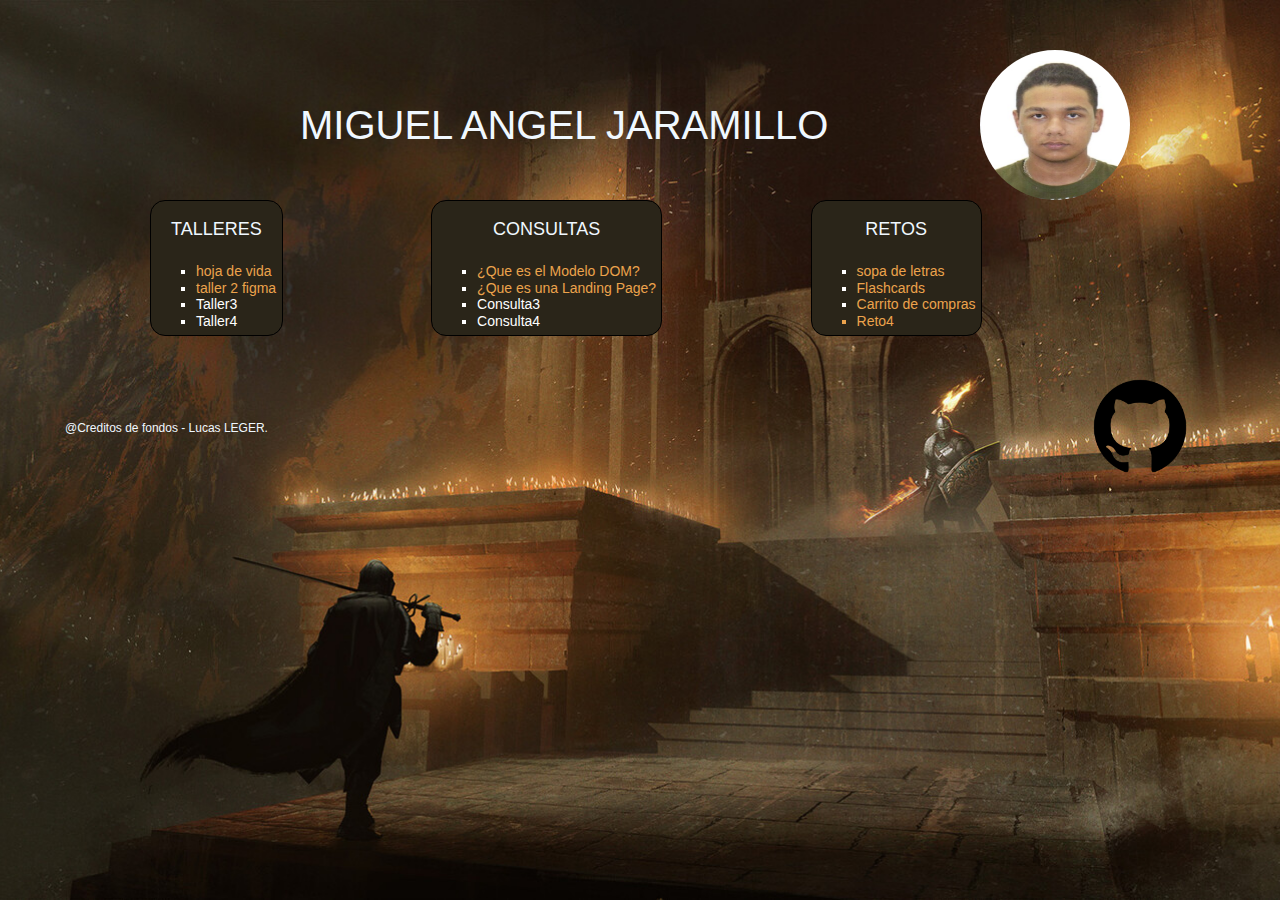
<file: portafolio/index.html>
<!DOCTYPE html>
<html lang="en">
<head>
    <meta charset="UTF-8">
    <meta http-equiv="X-UA-Compatible" content="IE=edge">
    <meta name="viewport" content="width=device-width, initial-scale=1.0">
    <title>Portafolio</title>
    <link rel="stylesheet" href="estilo.css">
<body>
    <section>
        <header>
            <div>
                <p>MIGUEL ANGEL JARAMILLO </p>
            </div>
            <img src="FOTO.jpg" alt="" width="150 px" height="150 px">
        </header>
    </section>
</head>
<section class="content">
    <article>
        <div class="container">
            <p>TALLERES</p>
        </div>
        <ul>
            <li><a href="https://majaramillom.neocities.org/HV/Hv.html" >hoja de vida</a></li>
            <li><a href="https://www.figma.com/file/vZyQsS4EwVDvneF2A0AqwP/hoja-de-vida?node-id=1%3A4" target="_blank">taller 2 figma</a></li>
            <li>Taller3</li>
            <li>Taller4</li>
        </ul>
    </article>
    <article>
        <div class="container">
            <p>CONSULTAS</p>
        </div>
        <ul>
            <li> <a href="https://majaramillom.neocities.org/DOM/DOM.HTML">¿Que es el Modelo DOM?</a></li>
            <li> <a href="https://majaramillom.neocities.org/Landing%20page/landingpage.html">¿Que es una Landing Page?</a></li>
            <li>Consulta3</li>
            <li>Consulta4</li>
        </ul>
        
    </article>
    <article>
        <div class="container">
            <p>RETOS</p>
        </div>
        <ul>
            <li><a href="https://majaramillom.neocities.org/sopa/sopaletras.html" >sopa de letras</a></li>
            <li><a href="https://majaramillom.neocities.org/flashcards/flashcars.html" >Flashcards</a></li>
            <li><a href="https://majaramillom.neocities.org/carrito/carrito.html" >Carrito de compras</li>
            <li>Reto4</li>
        </ul>
        
    </article>
</section>
<section class="footer">
    <footer>
        <div class="footer-content">
            <p>@Creditos de fondos - Lucas LEGER.</p>
            
            <span>
                <a href="https://github.com/Dharko/programacion-movil">
                <img src="github.png" alt="Github" height ="150" width = "150"></a>
            </span>
        </div>
    </footer>
</section>

</body>
    
</body>
</html>
</file>
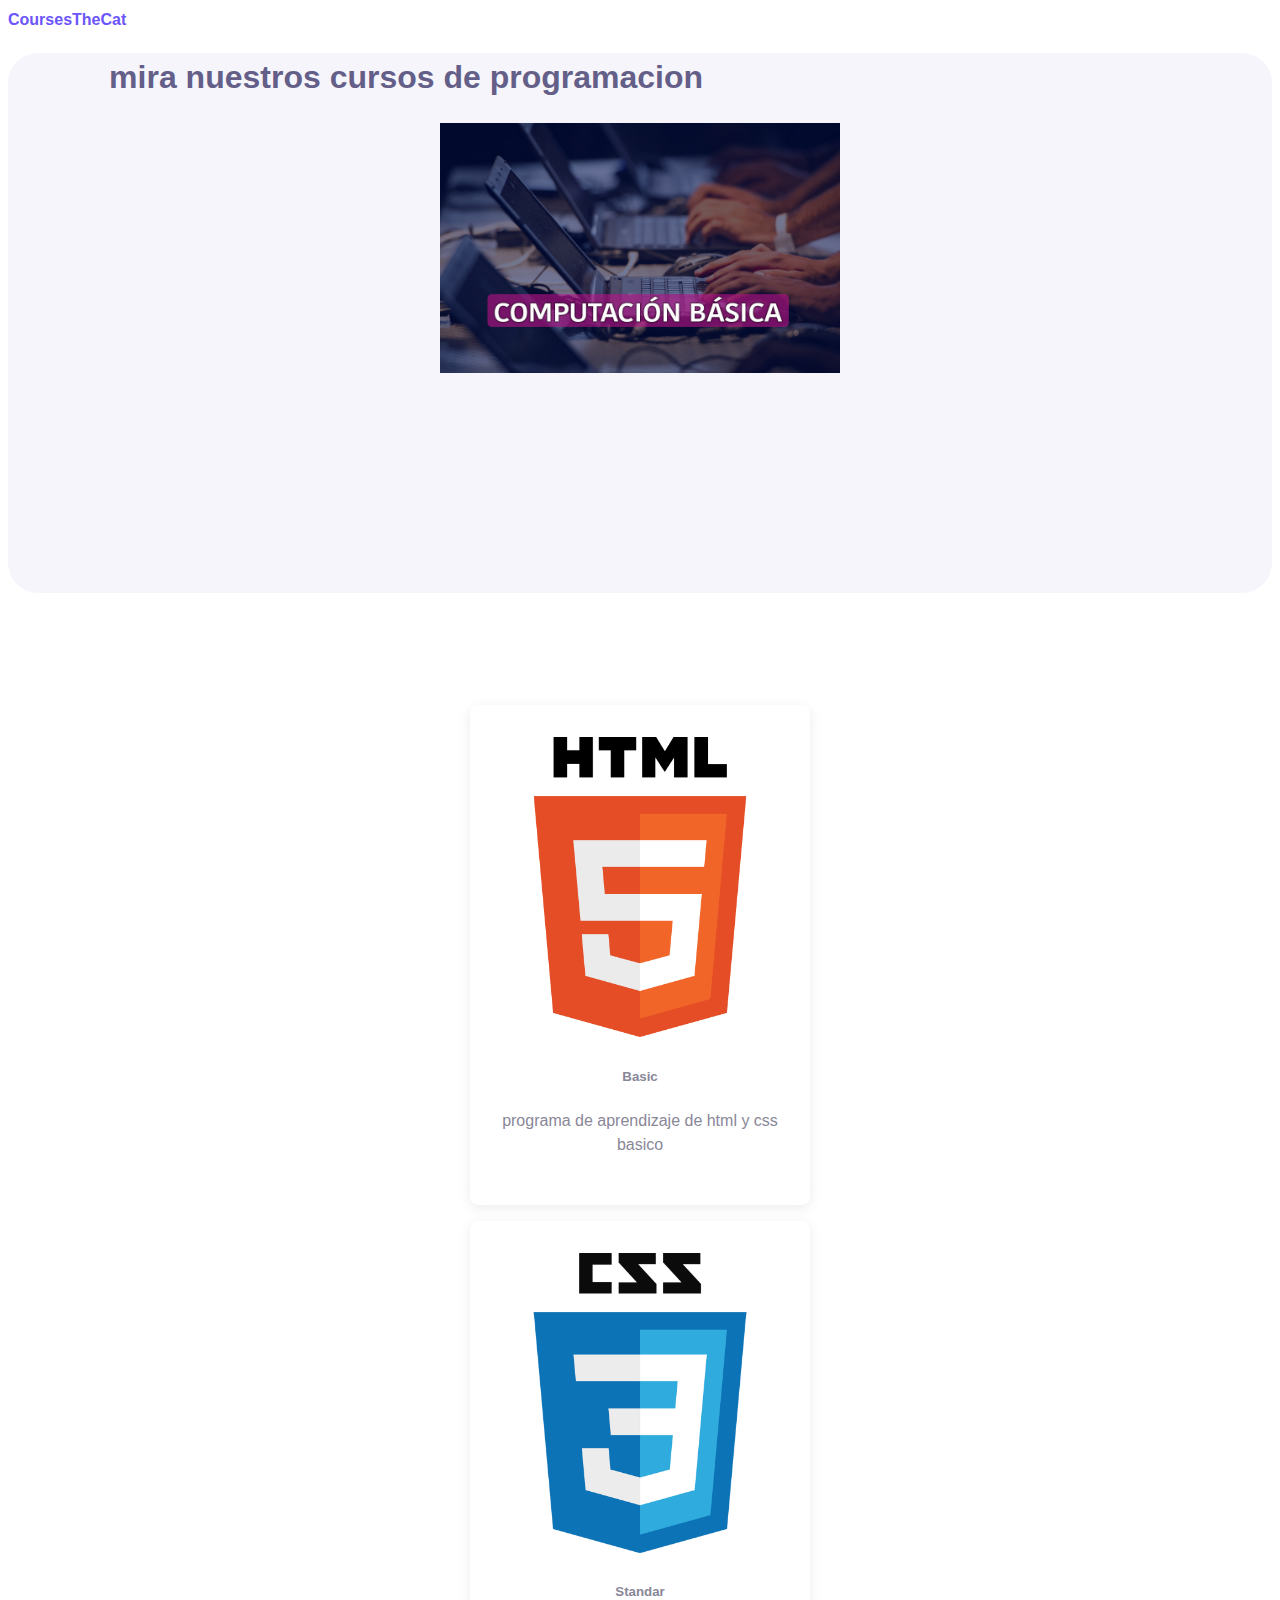
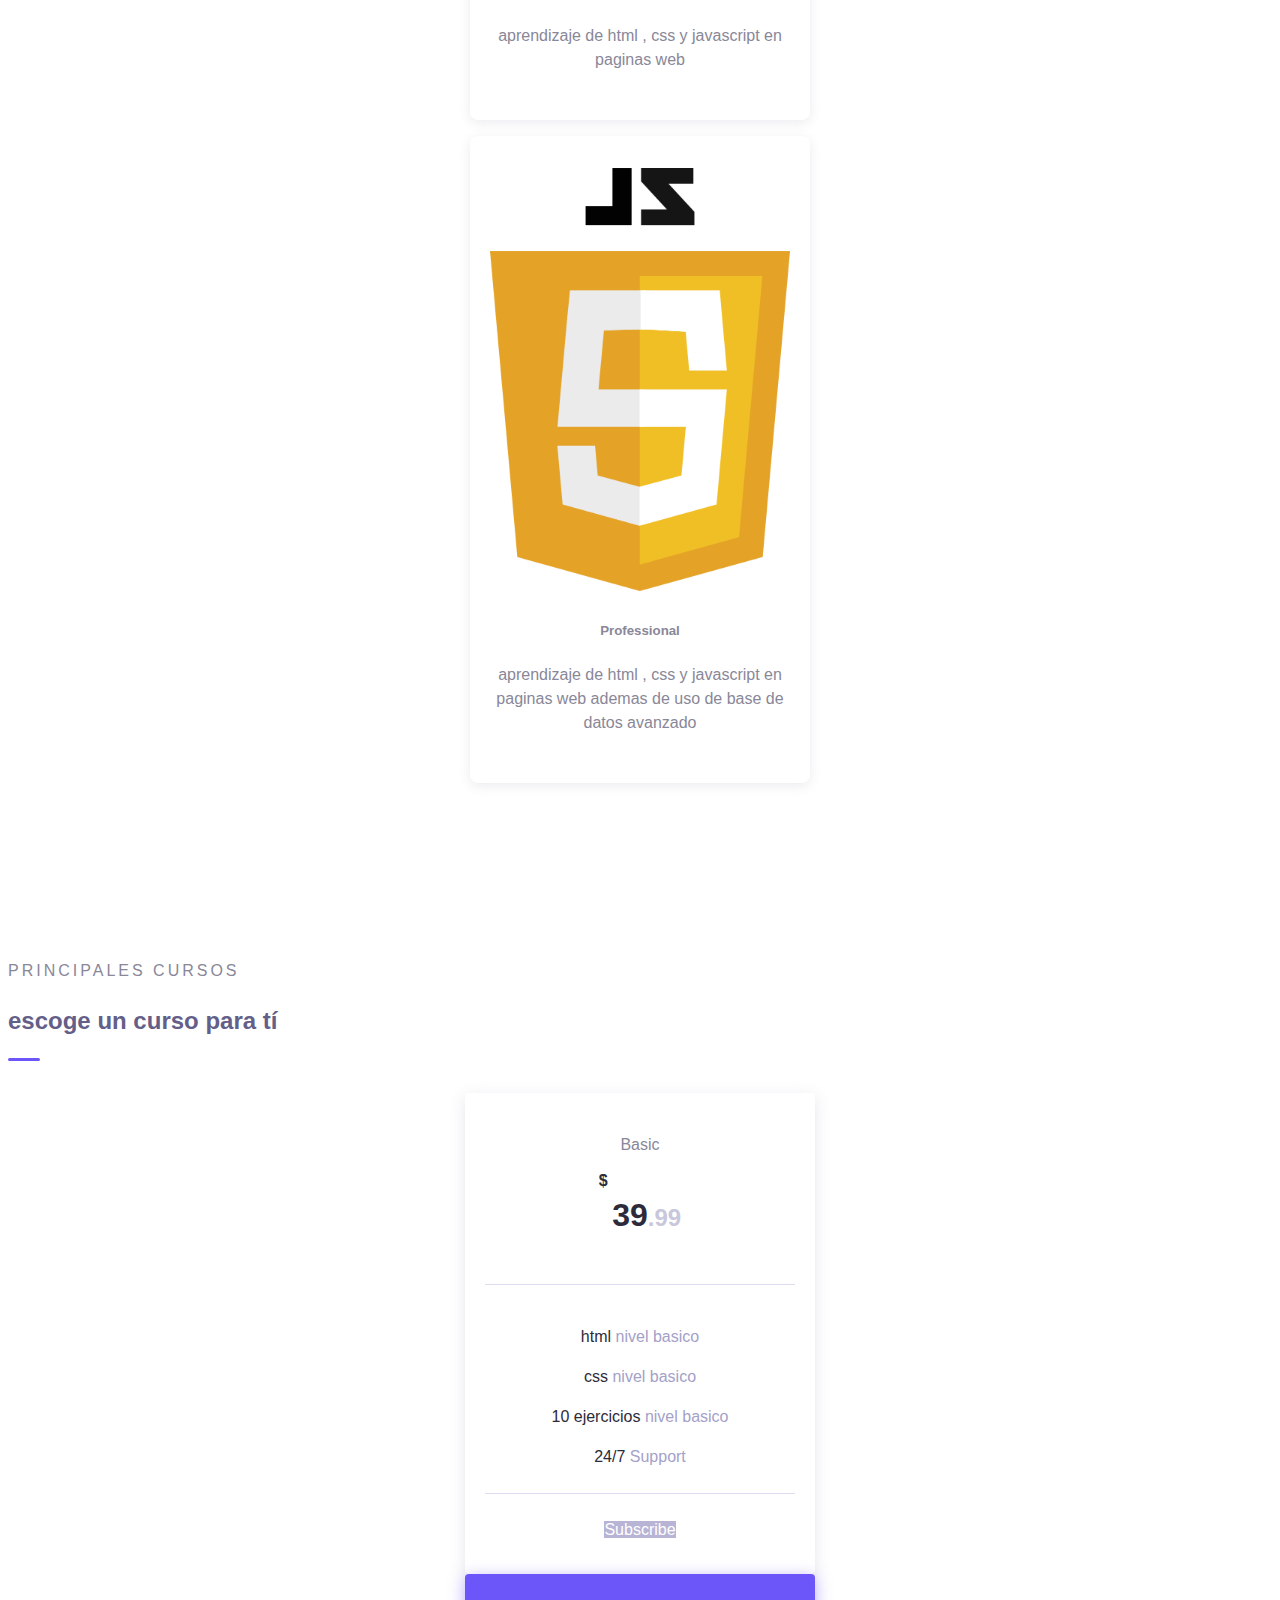
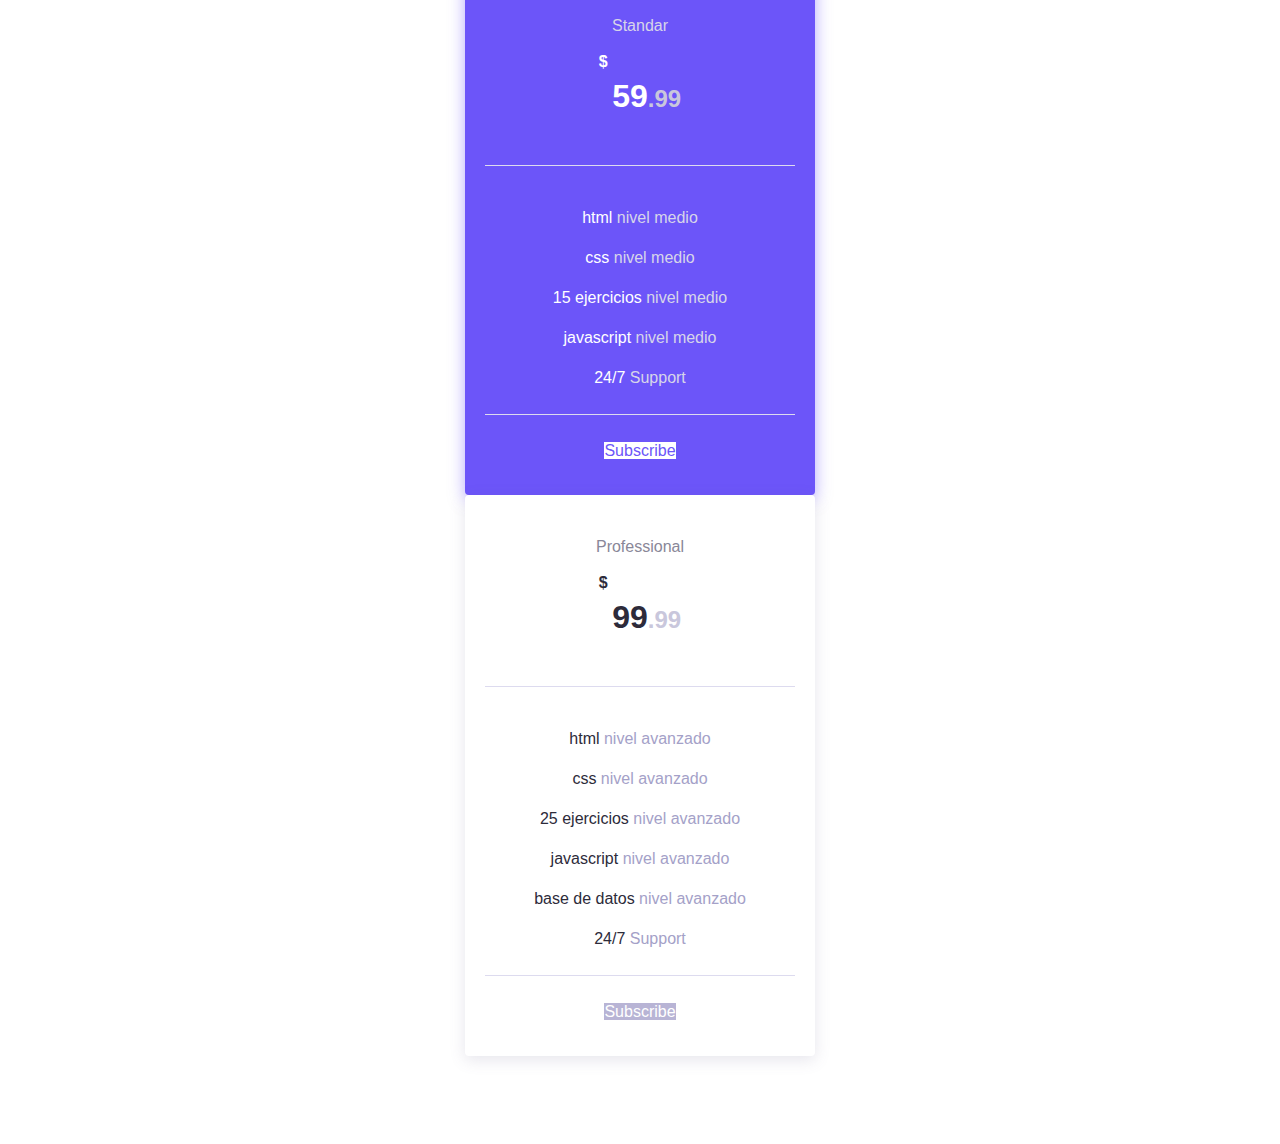
<file: carrito/carrito.html>
<!DOCTYPE html>
<html lang="en">
<head>
  <meta charset="UTF-8">
  <meta name="viewport" content="width=device-width, initial-scale=1.0">

  <meta http-equiv="X-UA-Compatible" content="ie=edge">

  <meta name="copyright" content="MACode ID, https://macodeid.com/">

  <title>courses the cat</title>


  <link rel="stylesheet" href="carrito.css">

</head>
<body>

  <!-- Back to top button -->
  <div class="back-to-top"></div>

  <header>
    <nav class="navbar navbar-expand-lg navbar-light bg-white sticky" data-offset="500">
      <div class="container">
        <a href="#" class="navbar-brand">Courses<span class="text-primary">TheCat</span></a>


      

    <div class="container">
      <div class="page-banner home-banner">
        <div class="row align-items-center flex-wrap-reverse h-100">
          <div >
            <h1 >mira nuestros cursos de programacion</h1>
          
            
          </div>
          <div class="col-md-6 py-5 wow zoomIn">
            <div class="img-fluid text-center">
              <img src="computacion.jpg" alt="" class="img">
            </div>
          </div>
        </div>
        
      </div>
    </div>
  </header>

  <div class="page-section">
    <div class="container">
      <div class="row">
        <div class="col-lg-4">
          <div class="card-service wow fadeInUp">
            <div class="header">
              <img src="pngwing.com (7).png" alt="">
            </div>
            <div class="body">
              <h5 class="text-secondary">Basic</h5>
              <p>programa de aprendizaje de html y css basico</p>
              
            </div>
          </div>
        </div>
        <div class="col-lg-4">
          <div class="card-service wow fadeInUp">
            <div class="header">
              <img src="pngwing.com (8).png" alt="">
            </div>
            <div class="body">
              <h5 class="text-secondary">Standar</h5>
              <p>aprendizaje de html , css y javascript en paginas web</p>
              
            </div>
          </div>
        </div>
        <div class="col-lg-4">
          <div class="card-service wow fadeInUp">
            <div class="header">
              <img src="pngwing.com (9).png" alt="">
            </div>
            <div class="body">
              <h5 class="text-secondary">Professional</h5>
              <p>aprendizaje de html , css y javascript en paginas web ademas de uso de base de datos avanzado</p>
              
            </div>
          </div>
        </div>
      </div>
    </div> <!-- .container -->
  </div> <!-- .page-section -->

  
        

  

  <div class="page-section">
    <div class="container">
      <div class="text-center wow fadeInUp">
        <div class="subhead">Principales cursos</div>
        <h2 class="title-section">escoge un curso para tí</h2>
        <div class="divider mx-auto"></div>
      </div>
      <div class="row mt-5">
        <div class="col-lg-4 py-3 wow zoomIn">
          <div class="card-pricing">
            <div class="header">
              <div class="pricing-type">Basic</div>
              <div class="price">
                <span class="dollar">$</span>
                <h1>39<span class="suffix">.99</span></h1>
              </div>
              
            </div>
            <div class="body">
                <p>html<span class="suffix"> nivel basico </span></p>
                <p>css <span class="suffix"> nivel basico</span></p>
                <p>10 ejercicios <span class="suffix"> nivel basico</span></p>
                
                <p>24/7 <span class="suffix">Support</span></p>
            </div>
            <div class="footer">
              <a href="#" class="btn btn-pricing btn-block">Subscribe</a>
            </div>
          </div>
        </div>

        <div class="col-lg-4 py-3 wow zoomIn">
          <div class="card-pricing marked">
            <div class="header">
              <div class="pricing-type">Standar</div>
              <div class="price">
                <span class="dollar">$</span>
                <h1>59<span class="suffix">.99</span></h1>
              </div>
              
            </div>
            <div class="body">
              <p>html<span class="suffix"> nivel medio </span></p>
              <p>css <span class="suffix"> nivel medio</span></p>
              <p>15 ejercicios <span class="suffix"> nivel medio</span></p>
              <p>javascript<span class="suffix"> nivel medio</span></p>
              <p>24/7 <span class="suffix">Support</span></p>
            </div>
            <div class="footer">
              <a href="#" class="btn btn-pricing btn-block">Subscribe</a>
            </div>
          </div>
        </div>

        <div class="col-lg-4 py-3 wow zoomIn">
          <div class="card-pricing">
            <div class="header">
              <div class="pricing-type">Professional</div>
              <div class="price">
                <span class="dollar">$</span>
                <h1>99<span class="suffix">.99</span></h1>
              </div>
             
            </div>
            <div class="body">
                <p>html<span class="suffix"> nivel avanzado </span></p>
                <p>css <span class="suffix"> nivel avanzado</span></p>
                <p>25 ejercicios <span class="suffix"> nivel avanzado</span></p>
                <p>javascript<span class="suffix"> nivel avanzado</span></p>
                <p>base de datos<span class="suffix"> nivel avanzado</span></p>
                <p>24/7 <span class="suffix">Support</span></p>
            </div>
            <div class="footer">
              <a href="#" class="btn btn-pricing btn-block">Subscribe</a>
            </div>
          </div>
        </div>

      </div>
    </div> <!-- .container -->
  </div> <!-- .page-section -->

  

      
    </div>
  </footer>


  
</body>
</html>
</file>
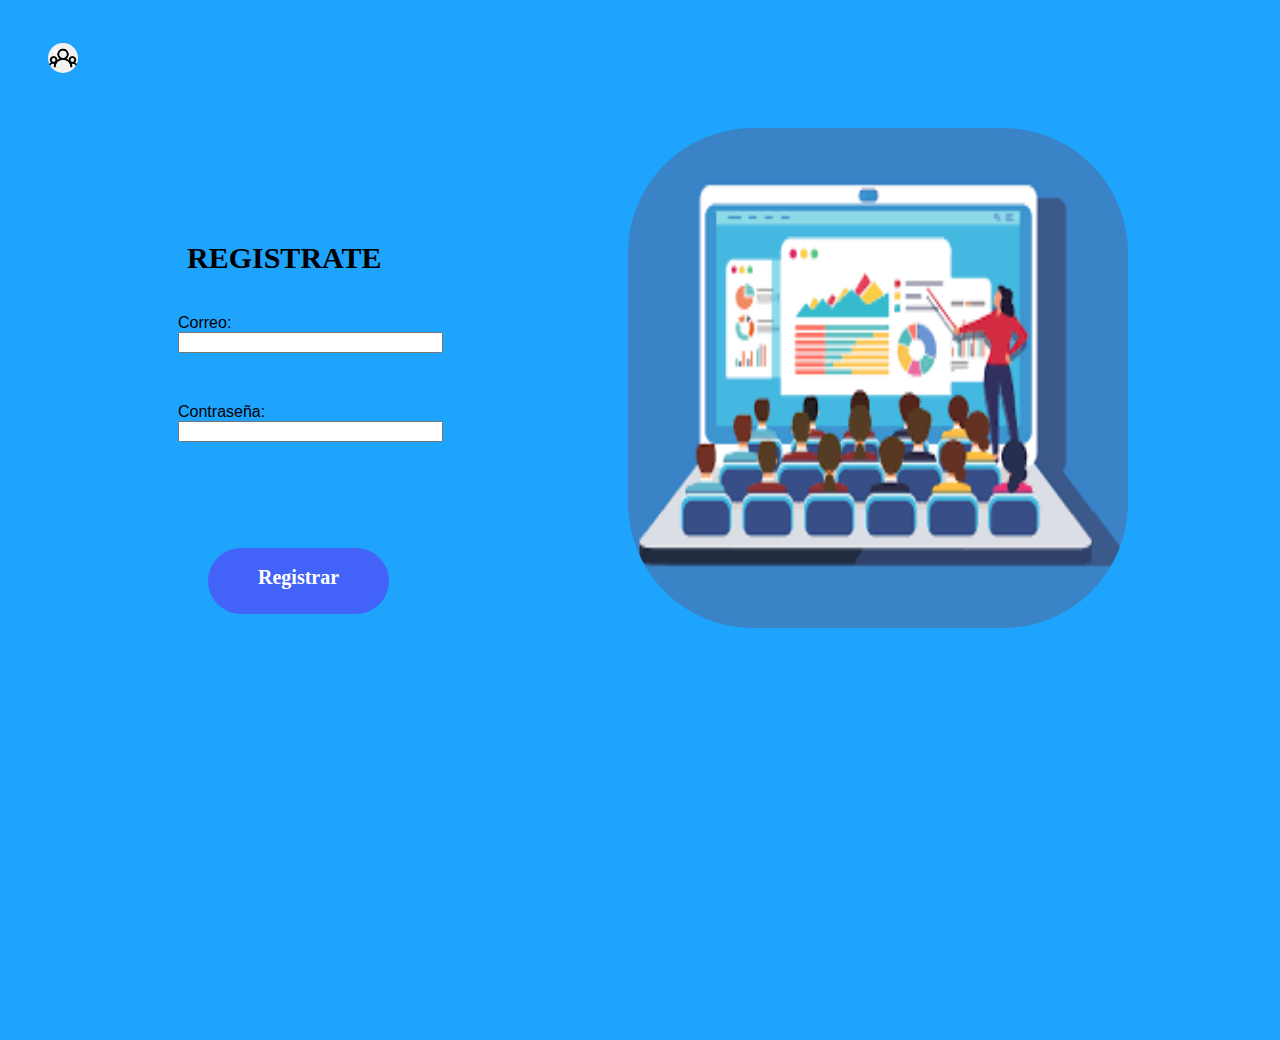
<file: conferencia/registro.html>
<!DOCTYPE html>
<html lang="es">
<head>
    <meta charset="UTF-8">
    <meta http-equiv="X-UA-Compatible" content="IE=edge">
    <meta name="viewport" content="width=device-width, initial-scale=1.0">
    <title>Registrar</title>
    <link rel="stylesheet" href="css2.css">
</head>
<body>

    <header>
        <section >
            <a href="index.html"><img class="regresar" src="conference.png" alt="Regresar"></a> 
        
       
    </header>

    <article class="t1">REGISTRATE</article>
    <img class="foto1" src="images.png" alt="Foto1">
        <section class="ini">
            <a href=""><h2  >Registrar</h2></a>
        </section>
        <section class="formulario1">
          <p>Correo: <br> <input type="email" name="Correo" size="30px" /></p> 
        </section>
   
        <br>
        <section class="formulario2">

            <p>Contraseña: <br> <input type="password" name="Nombre" size="30px" /></p>
        </section>
</file>
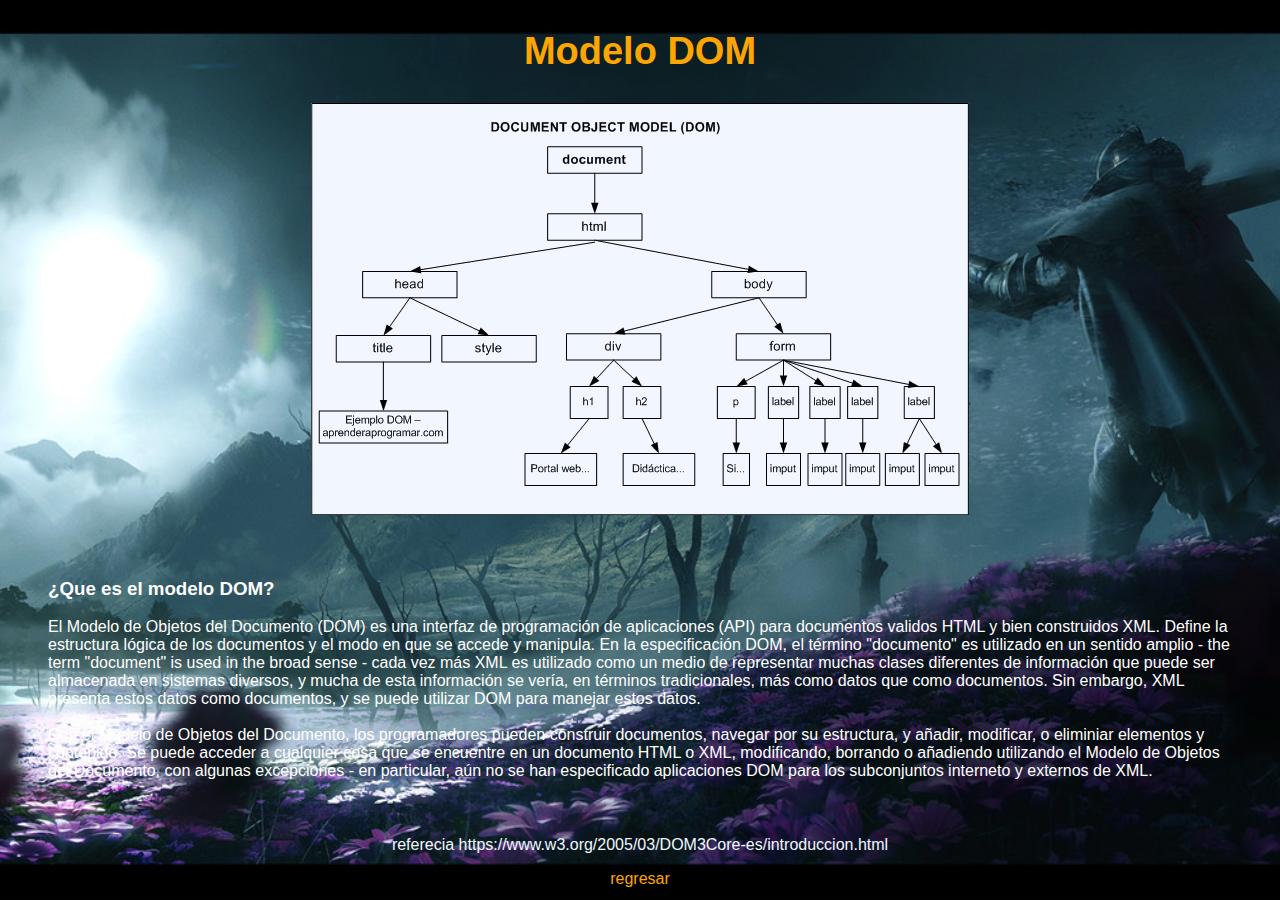
<file: DOM/DOM.HTML>
<!DOCTYPE html>
<html lang="en">

<head>
    <meta charset="UTF-8">
    <meta http-equiv="X-UA-Compatible" content="IE=edge">
    <meta name="viewport" content="width=device-width, initial-scale=1.0">
    <title>Modelo DOM</title>
    <link rel="stylesheet" href="consultas.css">
</head>

<body>
    <header>
        <h1>
            Modelo DOM
        </h1>
    </header> 
    <img src="dom.png" alt="ModeloDom">
    <div class="container">
        <h3>¿Que es el modelo DOM?</h3>
        <p>El Modelo de Objetos del Documento (DOM) es una interfaz de programación de aplicaciones (API) para
            documentos validos HTML y bien construidos XML. Define la estructura lógica de los documentos y el modo en
            que se accede y manipula. En la especificación DOM, el término "documento" es utilizado en un sentido amplio
            - the term "document" is used in the broad sense - cada vez más XML es utilizado como un medio de
            representar muchas clases diferentes de información que puede ser almacenada en sistemas diversos, y mucha
            de esta información se vería, en términos tradicionales, más como datos que como documentos. Sin embargo,
            XML presenta estos datos como documentos, y se puede utilizar DOM para manejar estos datos.<br><br>

            Con el Modelo de Objetos del Documento, los programadores pueden construir documentos, navegar por su
            estructura, y añadir, modificar, o eliminiar elementos y contenido. Se puede acceder a cualquier cosa que se
            encuentre en un documento HTML o XML, modificando, borrando o añadiendo utilizando el Modelo de Objetos del
            Documento, con algunas excepciones - en particular, aún no se han especificado aplicaciones DOM para los
            subconjuntos interneto y externos de XML.</p>


  
    </div>

   <footer>
       <p>referecia https://www.w3.org/2005/03/DOM3Core-es/introduccion.html</p>
       <a href="https://majaramillom.neocities.org">regresar</a>
 
   </footer>

  


</body>

</html>
</file>
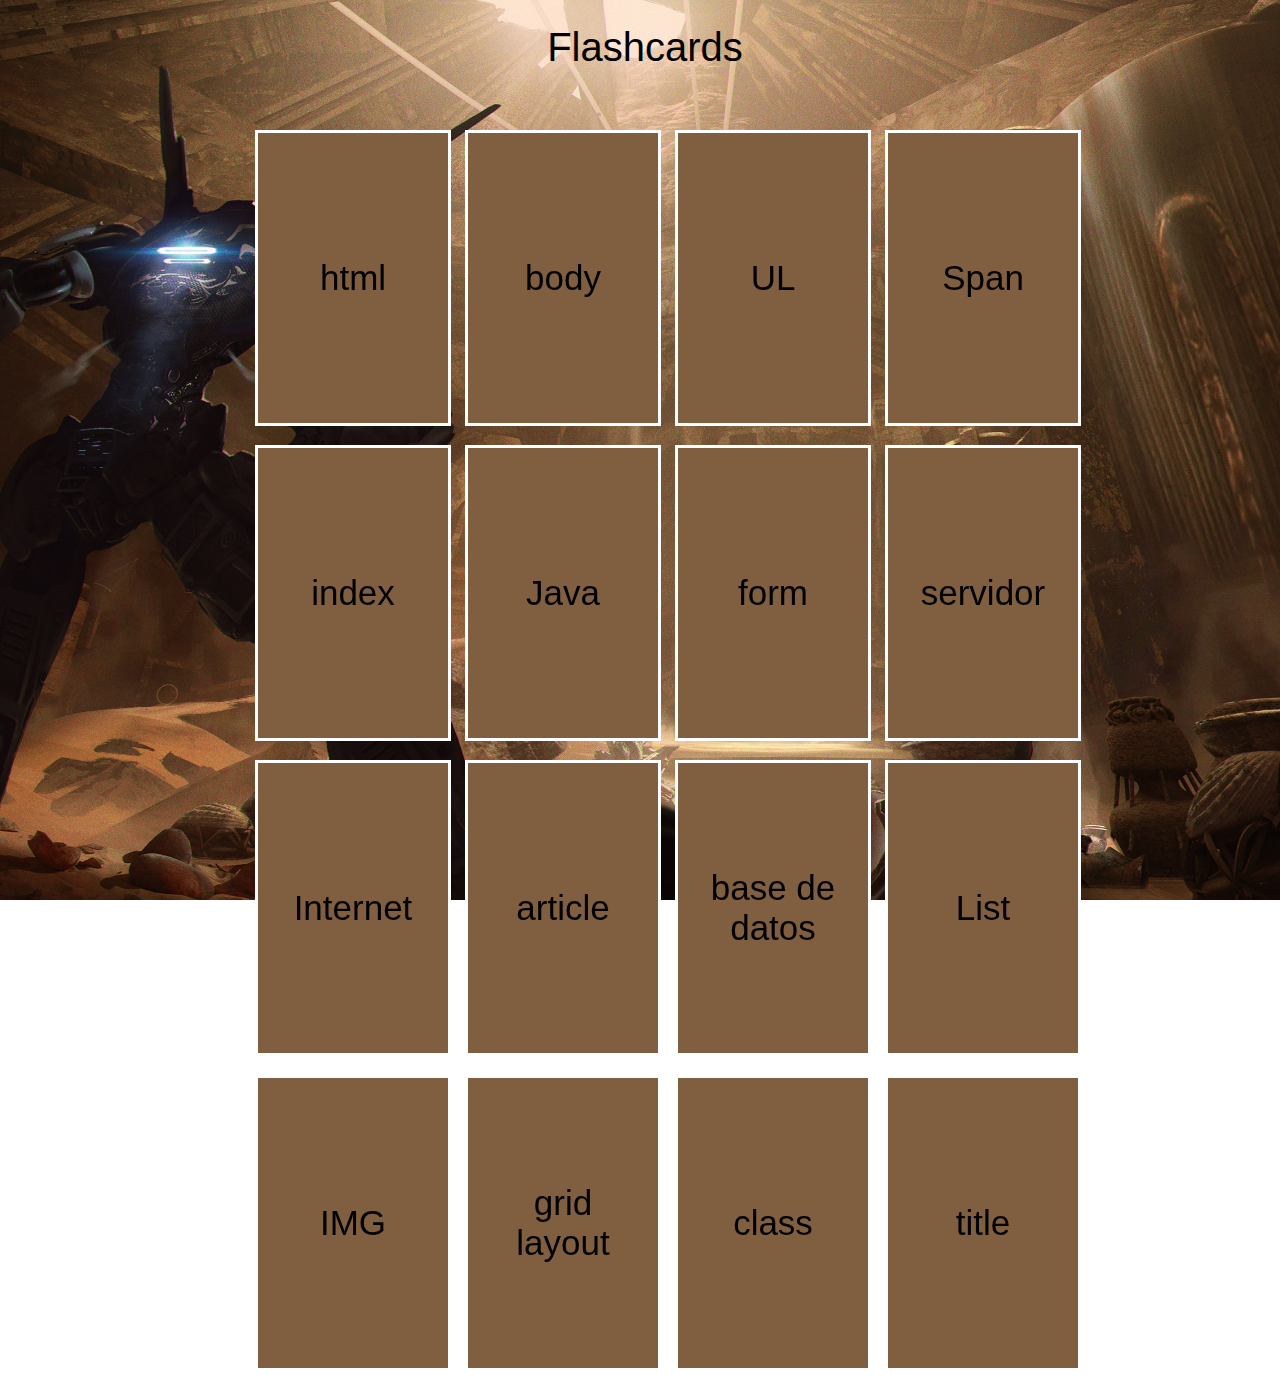
<file: flashcards/flashcars.html>
<!DOCTYPE html>
<html lang="en">

<head>
    <meta charset="UTF-8" />
    <meta http-equiv="X-UA-Compatible" content="IE=edge" />
    <meta name="viewport" content="width=device-width, initial-scale=1.0" />
    <link rel="stylesheet" href="FC.css" />
    <title>FlashCards</title>
</head>

<body>
    <section class="conteiner">
        <div class="fila">
            <div class="titulo">Flashcards</div>
        </div>
        <div class="fila">
            <div class="carta">
                <div class="front">
                    html
                </div>
                <div class="back">
                    El Lenguaje de Marcado de Hipertexto es el código que se
                    utiliza para estructurar y desplegar una página web y sus
                    contenidos.
                </div>

            </div>
            <div class="carta">
                <div class="front">
                    body

                </div>

                <div class="back">
                    Esta etiqueta contiene todo el contenido de nuestra página web. Acá
                    irán las secciones, los divs, las clases.
                </div>
            </div>
            <div class="carta">
                <div class="front">
                    UL
                </div>
                <div class="back">
                    Las unordered lists (UL), son etiquetas
                    que contienen listas no ordenadas
                </div>
            </div>
            <div class="carta">
                <div class="front">
                    Span

                </div>

                <div class="back">
                    Es un contenedor en línea. Sirve para
                    agrupar elementos en línea.
                </div>
            </div>

            <div class="fila">
                <div class="carta">
                    <div class="front">
                        index
                    </div>
                    <div class="back">
                        El archivo index.html es la página principal del dominio al cual se
                        accede desde Internet.
                    </div>
                </div>
                <div class="carta">
                    <div class="front">
                        Java
                    </div>
                    <div class="back">
                        Java es un lenguaje de programación y una plataforma informática.
                    </div>
                </div>
                <div class="carta">
                    <div class="front">
                        form
                    </div>
                    <div class="back">
                        Representa una sección de un documento que contiene controles
                        interactivos que permiten a un usuario enviar información a un
                        servidor web.
                    </div>
                </div>
                <div class="carta">
                    <div class="front">
                        servidor
                    </div>
                    <div class="back">
                        Un servidor es un sistema que proporciona recursos, datos, servicios
                        o programas a otros ordenadores, conocidos como clientes, a través
                        de una red. En teoría, se consideran servidores aquellos ordenadores
                        que comparten recursos con máquinas cliente.
                    </div>
                </div>


                <div class="fila">

                    <div class="carta">
                        <div class="front">
                            Internet
                        </div>
                        <div class="back">
                            Internet es una red de computadoras interconectadas a nivel mundial
                            en forma de tela de araña.
                        </div>
                    </div>
                    <div class="carta">
                        <div class="front">
                            article
                        </div>
                        <div class="back">
                            Representa una composición auto-contenida en un documento, página,
                            una aplicación o en el sitio, que se destina a distribuir de forma
                            independiente o reutilizable.
                        </div>
                    </div>
                    <div class="carta">
                        <div class="front">
                            base de datos
                        </div>
                        <div class="back">
                            Una base de datos es un conjunto de datos pertenecientes a un mismo
                            contexto y almacenados sistemáticamente para su posterior uso.

                        </div>
                    </div>
                    <div class="carta">
                        <div class="front">
                            List
                        </div>
                        <div class="back">
                            Como su nombre lo indica, son etiquetas para crear una lista que
                            tienen como elementos las etiquetas ul que serán los contenidos de
                            esa lista.
                        </div>
                    </div>




                    <div class="fila">
                        <div class="carta">
                            <div class="front">
                                IMG

                            </div>

                            <div class="back">
                                La etiqueta img es un elemento html que sirve para mostrar imagenes
                            </div>
                        </div>
                        <div class="carta">
                            <div class="front">
                                grid layout
                            </div>
                            <div class="back">
                                CSS Grid layout contiene funciones de diseño dirigidas a los
                                desarrolladores de aplicaciones web. El CSS grid se puede utilizar
                                para lograr muchos diseños diferentes.
                            </div>
                        </div>
                        <div class="carta">
                            <div class="front">
                                class
                            </div>
                            <div class="back">
                                Class sirve para identificar elementos de un html con un nombre
                                específico.
                            </div>
                        </div>
                        <div class="carta">
                            <div class="front">
                                title
                            </div>
                            <div class="back">
                                El tag title (título) es un tag de código HTML que le permite darle un título a una
                                página web. Este título se puede encontrar en la barra de título del navegador, así como
                                en las páginas de resultados de los buscadores (SERP, por sus siglas en inglés).
                            </div>
                        </div>



    </section>
</body>

</html>
</file>
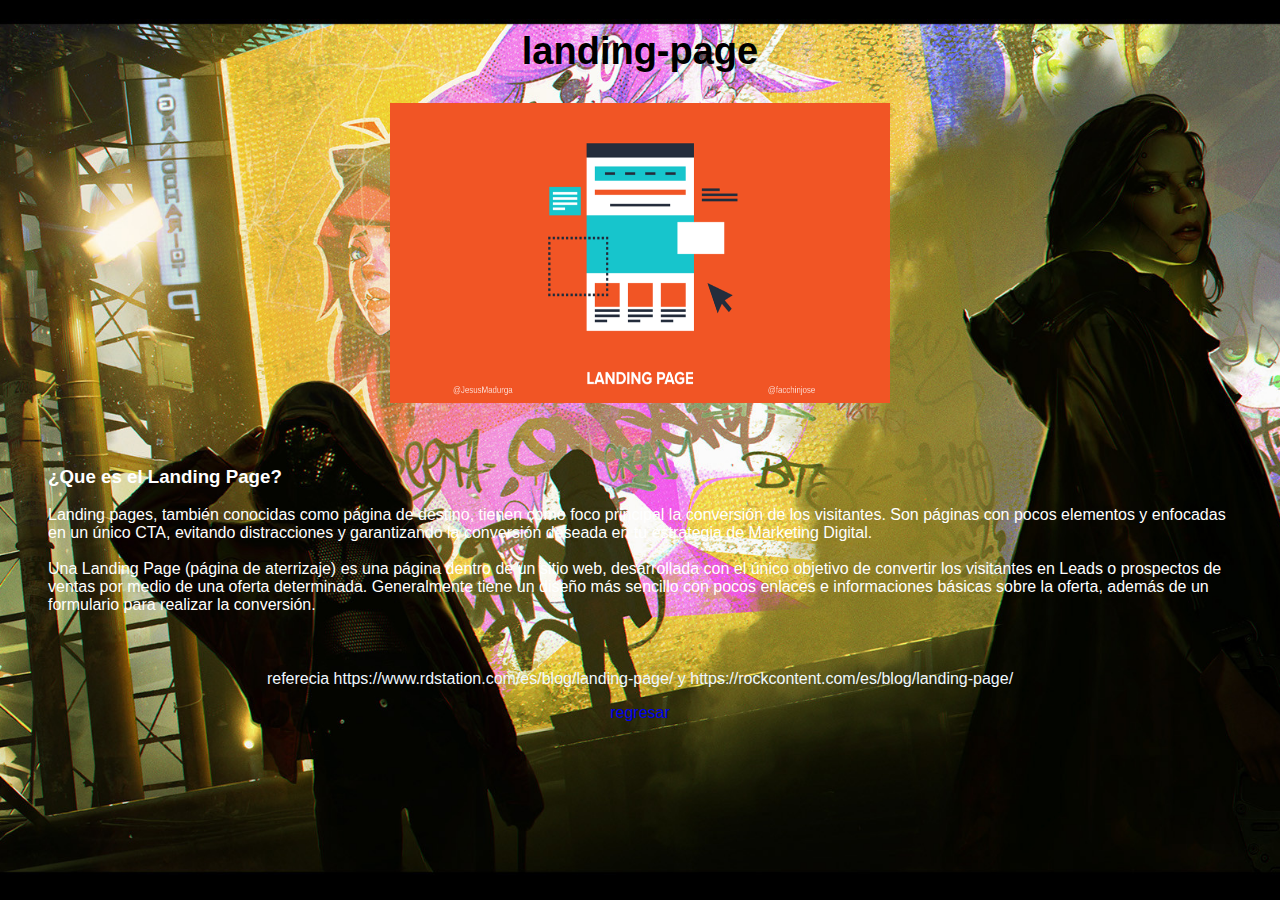
<file: Landing page/landingpage.html>
<!DOCTYPE html>
<html lang="en">

<head>
    <meta charset="UTF-8">
    <meta http-equiv="X-UA-Compatible" content="IE=edge">
    <meta name="viewport" content="width=device-width, initial-scale=1.0">
    <title>¿Que es landing-page?</title>
    <link rel="stylesheet" href="consultas2.css">
</head>

<body>
    <header>
        <h1>
            landing-page
        </h1>
    </header>
    <img src="landing-page-wordpress.png" alt="Landing page">
    <div class="container">
        <h3>¿Que es el Landing Page?</h3>
        <p>Landing pages, también conocidas como página de destino, tienen como foco principal la conversión de los
            visitantes. Son páginas con pocos elementos y enfocadas en un único CTA, evitando distracciones y
            garantizando la conversión deseada en tu estrategia de Marketing Digital. <br><br>

            Una Landing Page (página de aterrizaje) es una página dentro de un sitio web, desarrollada con el único
            objetivo de convertir los visitantes en Leads o prospectos de ventas por medio de una oferta determinada.
            Generalmente tiene un diseño más sencillo con pocos enlaces e informaciones básicas sobre la oferta, además
            de un formulario para realizar la conversión.
        </p>



    </div>

    <footer>
        <p>referecia https://www.rdstation.com/es/blog/landing-page/ y https://rockcontent.com/es/blog/landing-page/</p>
        <a href="https://majaramillom.neocities.org">regresar</a>
    </footer>




</body>

</html>
</file>
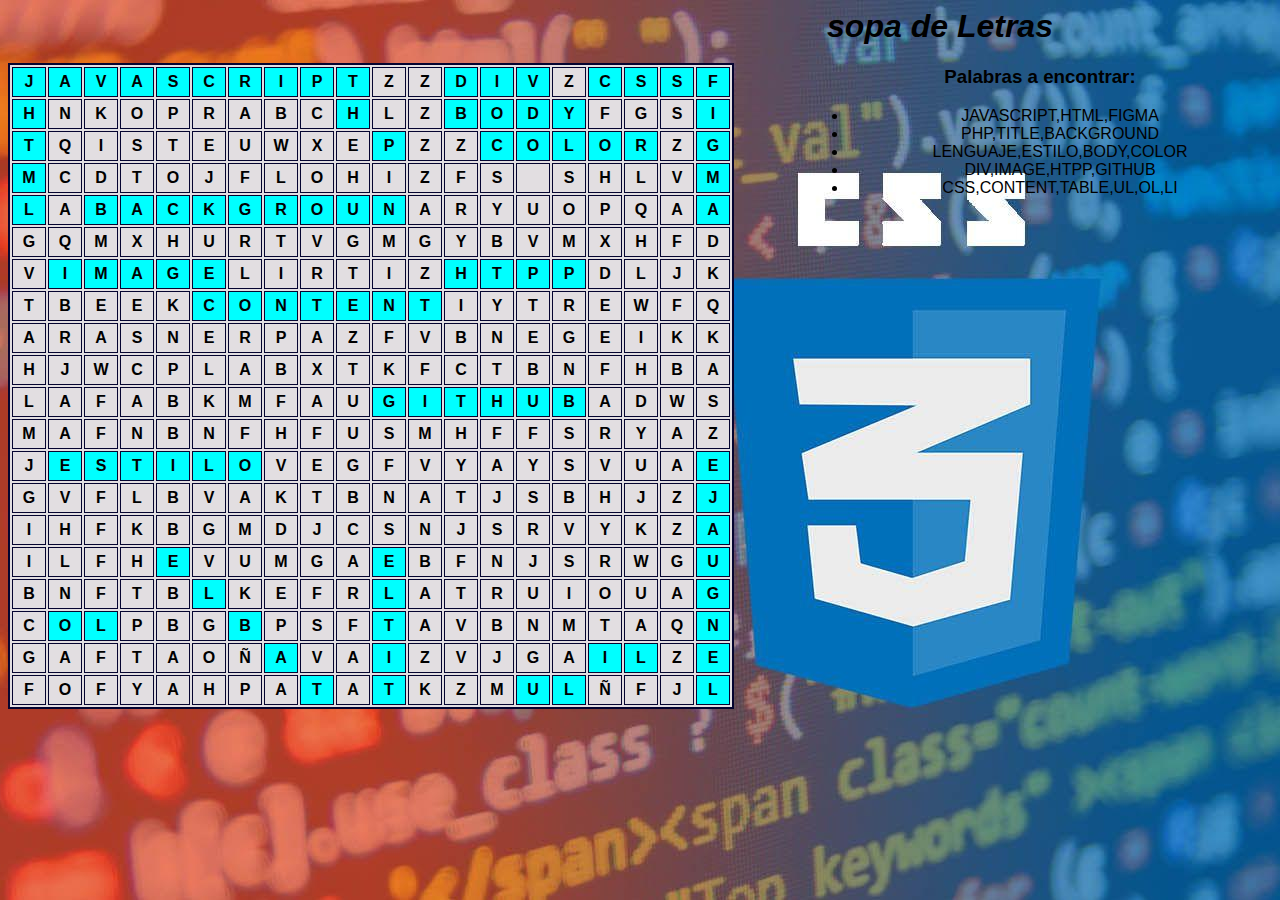
<file: sopa/sopaletras.html>
<html>

<head>
	<title>Sopa de Letras</title>
	<link rel="stylesheet" href="stylesopa.css">
</head>

<body>
	<h1><i> sopa de Letras</i> </h1>
	<h3>Palabras a encontrar:</h3>
	<ul>
		<li>JAVASCRIPT,HTML,FIGMA</li>
		<li>PHP,TITLE,BACKGROUND</li>
		<li>LENGUAJE,ESTILO,BODY,COLOR</li>
		<li>DIV,IMAGE,HTPP,GITHUB</li>
		<li>CSS,CONTENT,TABLE,UL,OL,LI</li>
	</ul>
	<form id="espacio">
		<table border="2px" bordercolor="#050430" bgcolor="#e2dee1">
			<tr>
				<th id="celda1" onclick="comprobar1()" class="letras">J</th>
				<th id="celda2" onclick="comprobar2()" class="letras">A</th>
				<th id="celda3" onclick="comprobar3()" class="letras">V</th>
				<th id="celda4" onclick="comprobar4()" class="letras">A</th>
				<th id="celda5" onclick="comprobar5()" class="letras">S</th>
				<th id="celda6" onclick="comprobar6()" class="letras">C</th>
				<th id="celda7" onclick="comprobar7()" class="letras">R</th>
				<th id="celda8" onclick="comprobar8()" class="letras">I</th>
				<th id="celda9" onclick="comprobar9()" class="letras" ->P</th>
				<th id="celda10" onclick="comprobar10()" class="letras">T</th>

				<th>Z</th>
				<th>Z</th>

				<th id="celda11" onclick="comprobar11()" class="letras">D</th>
				<th id="celda12" onclick="comprobar12()" class="letras">I</th>
				<th id="celda13" onclick="comprobar13()" class="letras">V</th>

				<th>Z</th>

				<th id="celda14" onclick="comprobar14()" class="letras">C</th>
				<th id="celda15" onclick="comprobar15()" class="letras">S</th>
				<th id="celda16" onclick="comprobar16()" class="letras">S</th>

				<th id="celda17" onclick="comprobar17()" class="letras">F</th>
			</tr>

			<tr>
				<th id="celda18" onclick="comprobar18()" class="letras" ->H</th>
				<th>N</th>
				<th>K</th>
				<th>O</th>
				<th>P</th>
				<th>R</th>
				<th>A</th>
				<th>B</th>
				<th>C</th>
				<th id="celda96" onclick="comprobar96()" class="letras" ->H</th>
				<th>L</th>
				<th>Z</th>

				<th id="celda19" onclick="comprobar19()" class="letras">B</th>
				<th id="celda20" onclick="comprobar20()" class="letras">O</th>
				<th id="celda21" onclick="comprobar21()" class="letras">D</th>
				<th id="celda22" onclick="comprobar22()" class="letras">Y</th>

				<th>F</th>
				<th>G</th>
				<th>S</th>
				<th id="celda23" onclick="comprobar23()" class="letras">I</th>
			</tr>

			<tr>
				<th id="celda24" onclick="comprobar24()" class="letras" ->T</th>
				<th>Q</th>
				<th>I</th>
				<th>S</th>
				<th>T</th>
				<th>E</th>
				<th>U</th>
				<th>W</th>
				<th>X</th>
				<th>E</th>
				<th id="celda25" onclick="comprobar25()" class="letras" ->P</th>
				<th>Z</th>
				<th>Z</th>

				<th id="celda26" onclick="comprobar26()" class="letras">C</th>
				<th id="celda27" onclick="comprobar27()" class="letras">O</th>
				<th id="celda28" onclick="comprobar28()" class="letras">L</th>
				<th id="celda29" onclick="comprobar29()" class="letras">O</th>
				<th id="celda30" onclick="comprobar30()" class="letras">R</th>

				<th>Z</th>
				<th id="celda31" onclick="comprobar31()" class="letras">G</th>
			</tr>

			<tr>
				<th id="celda32" onclick="comprobar32()" class="letras" ->M</th>
				<th>C</th>
				<th>D</th>
				<th>T</th>
				<th>O</th>
				<th>J</th>
				<th>F</th>
				<th>L</th>
				<th>O</th>
				<th>H</th>
				<th>I</th>
				<th>Z</th>
				<th>F</th>
				<th>S</th>
				<th></th>
				<th>S</th>
				<th>H</th>
				<th>L</th>
				<th>V</th>
				<th id="celda33" onclick="comprobar33()" class="letras">M</th>
			</tr>

			<tr>
				<th id="celda34" onclick="comprobar34()" class="letras">L</th>
				<th>A</th>
				<th id="celda35" onclick="comprobar35()" class="letras">B</th>
				<th id="celda36" onclick="comprobar36()" class="letras">A</th>
				<th id="celda37" onclick="comprobar37()" class="letras">C</th>
				<th id="celda38" onclick="comprobar38()" class="letras">K</th>
				<th id="celda39" onclick="comprobar39()" class="letras">G</th>
				<th id="celda40" onclick="comprobar40()" class="letras">R</th>
				<th id="celda41" onclick="comprobar41()" class="letras">O</th>
				<th id="celda42" onclick="comprobar42()" class="letras">U</th>
				<th id="celda43" onclick="comprobar43()" class="letras">N</th>
				<th>A</th>
				<th>R</th>
				<th>Y</th>
				<th>U</th>
				<th>O</th>
				<th>P</th>
				<th>Q</th>
				<th>A</th>
				<th id="celda44" onclick="comprobar44()" class="letras">A</th>
			</tr>

			<tr>
				<th>G</th>
				<th>Q</th>
				<th>M</th>
				<th>X</th>
				<th>H</th>
				<th>U</th>
				<th>R</th>
				<th>T</th>
				<th>V</th>
				<th>G</th>
				<th>M</th>
				<th>G</th>
				<th>Y</th>
				<th>B</th>
				<th>V</th>
				<th>M</th>
				<th>X</th>
				<th>H</th>
				<th>F</th>
				<th>D</th>
			</tr>

			<tr>
				<th>V</th>

				<th id="celda45" onclick="comprobar45()" class="letras">I</th>
				<th id="celda46" onclick="comprobar46()" class="letras">M</th>
				<th id="celda47" onclick="comprobar47()" class="letras">A</th>
				<th id="celda48" onclick="comprobar48()" class="letras">G</th>
				<th id="celda49" onclick="comprobar49()" class="letras">E</th>

				<th>L</th>
				<th>I</th>
				<th>R</th>
				<th>T</th>
				<th>I</th>
				<th>Z</th>

				<th id="celda50" onclick="comprobar50()" class="letras">H</th>
				<th id="celda51" onclick="comprobar51()" class="letras">T</th>
				<th id="celda52" onclick="comprobar52()" class="letras">P</th>
				<th id="celda53" onclick="comprobar53()" class="letras">P</th>

				<th>D</th>
				<th>L</th>
				<th>J</th>
				<th>K</th>
			</tr>

			<tr>
				<th>T</th>
				<th>B</th>
				<th>E</th>
				<th>E</th>
				<th>K</th>

				<th id="celda54" onclick="comprobar54()" class="letras">C</th>
				<th id="celda55" onclick="comprobar55()" class="letras">O</th>
				<th id="celda56" onclick="comprobar56()" class="letras">N</th>
				<th id="celda57" onclick="comprobar57()" class="letras">T</th>
				<th id="celda58" onclick="comprobar58()" class="letras">E</th>
				<th id="celda59" onclick="comprobar59()" class="letras">N</th>
				<th id="celda60" onclick="comprobar60()" class="letras">T</th>

				<th>I</th>
				<th>Y</th>
				<th>T</th>
				<th>R</th>
				<th>E</th>
				<th>W</th>
				<th>F</th>
				<th>Q</th>
			</tr>

			<tr>
				<th>A</th>
				<th>R</th>
				<th>A</th>
				<th>S</th>
				<th>N</th>
				<th>E</th>
				<th>R</th>
				<th>P</th>
				<th>A</th>
				<th>Z</th>
				<th>F</th>
				<th>V</th>
				<th>B</th>
				<th>N</th>
				<th>E</th>
				<th>G</th>
				<th>E</th>
				<th>I</th>
				<th>K</th>
				<th>K</th>

			</tr>

			<tr>
				<th>H</th>
				<th>J</th>
				<th>W</th>
				<th>C</th>
				<th>P</th>
				<th>L</th>
				<th>A</th>
				<th>B</th>
				<th>X</th>
				<th>T</th>
				<th>K</th>
				<th>F</th>
				<th>C</th>
				<th>T</th>
				<th>B</th>
				<th>N</th>
				<th>F</th>
				<th>H</th>
				<th>B</th>
				<th>A</th>
			</tr>

			<tr>
				<th>L</th>
				<th>A</th>
				<th>F</th>
				<th>A</th>
				<th>B</th>
				<th>K</th>
				<th>M</th>
				<th>F</th>
				<th>A</th>
				<th>U</th>

				<th id="celda61" onclick="comprobar61()" class="letras">G</th>
				<th id="celda62" onclick="comprobar62()" class="letras">I</th>
				<th id="celda63" onclick="comprobar63()" class="letras">T</th>
				<th id="celda64" onclick="comprobar64()" class="letras">H</th>
				<th id="celda65" onclick="comprobar65()" class="letras">U</th>
				<th id="celda66" onclick="comprobar66()" class="letras">B</th>

				<th>A</th>
				<th>D</th>
				<th>W</th>
				<th>S</th>
			</tr>
			<tr>
				<th>M</th>
				<th>A</th>
				<th>F</th>
				<th>N</th>
				<th>B</th>
				<th>N</th>
				<th>F</th>
				<th>H</th>
				<th>F</th>
				<th>U</th>
				<th>S</th>
				<th>M</th>
				<th>H</th>
				<th>F</th>
				<th>F</th>
				<th>S</th>
				<th>R</th>
				<th>Y</th>
				<th>A</th>
				<th>Z</th>
			</tr>
			<tr>
				<th>J</th>

				<th id="celda67" onclick="comprobar67()" class="letras">E</th>
				<th id="celda68" onclick="comprobar68()" class="letras">S</th>
				<th id="celda69" onclick="comprobar69()" class="letras">T</th>
				<th id="celda70" onclick="comprobar70()" class="letras">I</th>
				<th id="celda71" onclick="comprobar71()" class="letras">L</th>
				<th id="celda72" onclick="comprobar72()" class="letras">O</th>

				<th>V</th>
				<th>E</th>
				<th>G</th>
				<th>F</th>
				<th>V</th>
				<th>Y</th>
				<th>A</th>
				<th>Y</th>
				<th>S</th>
				<th>V</th>
				<th>U</th>
				<th>A</th>
				<th id="celda73" onclick="comprobar73()" class="letras" ->E</th>
			</tr>
			<tr>
				<th>G</th>
				<th>V</th>
				<th>F</th>
				<th>L</th>
				<th>B</th>
				<th>V</th>
				<th>A</th>
				<th>K</th>
				<th>T</th>
				<th>B</th>
				<th>N</th>
				<th>A</th>
				<th>T</th>
				<th>J</th>
				<th>S</th>
				<th>B</th>
				<th>H</th>
				<th>J</th>
				<th>Z</th>
				<th id="celda74" onclick="comprobar74()" class="letras" ->J</th>
			</tr>
			<tr>
				<th>I</th>
				<th>H</th>
				<th>F</th>
				<th>K</th>
				<th>B</th>
				<th>G</th>
				<th>M</th>
				<th>D</th>
				<th>J</th>
				<th>C</th>
				<th>S</th>
				<th>N</th>
				<th>J</th>
				<th>S</th>
				<th>R</th>
				<th>V</th>
				<th>Y</th>
				<th>K</th>
				<th>Z</th>
				<th id="celda75" onclick="comprobar75()" class="letras" ->A</th>
			</tr>
			<tr>
				<th>I</th>
				<th>L</th>
				<th>F</th>
				<th>H</th>
				<th id="celda76" onclick="comprobar76()" class="letras">E</th>
				<th>V</th>
				<th>U</th>
				<th>M</th>
				<th>G</th>
				<th>A</th>
				<th id="celda77" onclick="comprobar77()" class="letras" ->E</th>
				<th>B</th>
				<th>F</th>
				<th>N</th>
				<th>J</th>
				<th>S</th>
				<th>R</th>
				<th>W</th>
				<th>G</th>
				<th id="celda97" onclick="comprobar97()" class="letras" ->U</th>
			</tr>
			<tr>
				<th>B</th>
				<th>N</th>
				<th>F</th>
				<th>T</th>
				<th>B</th>
				<th id="celda78" onclick="comprobar78()" class="letras">L</th>
				<th>K</th>
				<th>E</th>
				<th>F</th>
				<th>R</th>
				<th id="celda79" onclick="comprobar79()" class="letras" ->L</th>
				<th>A</th>
				<th>T</th>
				<th>R</th>
				<th>U</th>
				<th>I</th>
				<th>O</th>
				<th>U</th>
				<th>A</th>
				<th id="celda80" onclick="comprobar80()" class="letras" ->G</th>
			</tr>
			<tr>
				<th>C</th>
				<th id="celda81" onclick="comprobar81()" class="letras">O</th>
				<th id="celda82" onclick="comprobar82()" class="letras">L</th>
				<th>P</th>
				<th>B</th>
				<th>G</th>
				<th id="celda83" onclick="comprobar83()" class="letras">B</th>
				<th>P</th>
				<th>S</th>
				<th>F</th>
				<th id="celda84" onclick="comprobar84()" class="letras" ->T</th>
				<th>A</th>
				<th>V</th>
				<th>B</th>
				<th>N</th>
				<th>M</th>
				<th>T</th>
				<th>A</th>
				<th>Q</th>
				<th id="celda85" onclick="comprobar85()" class="letras" ->N</th>
			</tr>
			<tr>
				<th>G</th>
				<th>A</th>
				<th>F</th>
				<th>T</th>
				<th>A</th>
				<th>O</th>
				<th>Ñ</th>
				<th id="celda86" onclick="comprobar86()" class="letras">A</th>
				<th>V</th>
				<th>A</th>
				<th id="celda87" onclick="comprobar87()" class="letras" ->I</th>
				<th>Z</th>
				<th>V</th>
				<th>J</th>
				<th>G</th>
				<th>A</th>
				<th id="celda88" onclick="comprobar88()" class="letras">I</th>
				<th id="celda89" onclick="comprobar89()" class="letras">L</th>
				<th>Z</th>
				<th id="celda90" onclick="comprobar90()" class="letras" ->E</th>
			</tr>
			<tr>
				<th>F</th>
				<th>O</th>
				<th>F</th>
				<th>Y</th>
				<th>A</th>
				<th>H</th>
				<th>P</th>
				<th>A</th>
				<th id="celda91" onclick="comprobar91()" class="letras">T</th>
				<th>A</th>
				<th id="celda92" onclick="comprobar92()" class="letras" ->T</th>
				<th>K</th>
				<th>Z</th>
				<th>M</th>
				<th id="celda93" onclick="comprobar93()" class="letras">U</th>
				<th id="celda94" onclick="comprobar94()" class="letras">L</th>
				<th>Ñ</th>
				<th>F</th>
				<th>J</th>
				<th id="celda95" onclick="comprobar95()" class="letras" ->L</th>
			</tr>

		</table>



	</form>
	<br>

	<script src="jvs.js"></script>
</body>

</html>
</file>
<file: portafolio/estilo.css>
body{
    font-family: 'Roboto', sans-serif;
    background: url(dark.jpg);
    background-size: cover;
    background-repeat: no-repeat;
    background-position: center center;
    background-attachment: fixed;
    font-size: 12px;
    line-height: 1.4em;
    margin: 0 auto;
    
}
.content{

    text-align: left;
    display: flex;
    justify-content: space-between;
    align-items: center;
    font-size: 24px;
    margin-left: 150px;
    margin-right: 150px;
}

header{

    text-align: left;
    display: flex;
    justify-content: space-between;
    align-items: center;
    font-size: 40px;
    margin-left: 300px;
    margin-right: 150px;
    margin-top: 50px;
}

.footer-content{
    margin-left: 50px;
    margin-right: 50px;
    padding: 15px;
    text-align: center;
    display: flex;
    justify-content: space-between;
    align-items: center;  
    color: white;
}



.container{

    border-radius: 15px;
    padding-top: 2px;
    padding-bottom: 2px;
    padding-left: 20px;
    padding-right: 20px; 
    text-align: center;
    font-size: 18px;
}
article{
    border-radius: 15px;
    border: 1px solid black;
    background: #2A2519;
}

ul{
    list-style-type: square;
    font-size: 14px;
    color: white;
    margin: 5px;

}

img{

    border-radius: 50%;

}

a{
    text-decoration: none;
    color: #ECA34C;
}
p{
    color: aliceblue;
}
</file>
<file: carrito/carrito.css>
:root {
    --primary: #6C55F9;
    --accent: #FF3D85;
    --secondary: #645F88;
    --success: #35bb78;
    --info: #05B4E1;
    --warning: #FAC14D;
    --danger: #FF4943;
    --grey: #B4B2C5;
    --dark: #2D2B3A;
    --light: #F6F5FC;
}

body {
    font-family: "Work Sans", sans-serif;
    line-height: 1.5;
    color: #2D2B3A;
}

img {
    width: 100%;
    height: 100%;
}

a {
    color: #6C55F9;
    text-decoration: none;
    background-color: transparent;
}

a:hover {
    color: #5641df;
    text-decoration: underline;
}


.text-xs {
    font-size: 12px !important;
}

.text-sm {
    font-size: 14px !important;
}

.text-md {
    font-size: 1rem !important;
}

.text-lg {
    font-size: 18px !important;
}

.text-xl {
    font-size: 20px !important;
}










.navbar-brand {
    font-weight: 600;
    padding-top: 10px;
    padding-bottom: 10px;
}




@media (min-width: 576px) {
    .navbar-expand-sm .navbar-nav {
        margin-top: 0;
        border-top: none;
    }

    .navbar-expand-sm .navbar-nav .nav-link {
        padding-right: 16px;
        padding-left: 16px;
    }

    .navbar-expand-sm .navbar-nav {
        align-items: center;
    }
}

@media (min-width: 768px) {
    .navbar-expand-md .navbar-nav {
        margin-top: 0;
        border-top: none;
    }

    .navbar-expand-md .navbar-nav .nav-link {
        padding-right: 16px;
        padding-left: 16px;
    }

    .navbar-expand-md .navbar-nav {
        align-items: center;
    }
}



@media (min-width: 1200px) {
    .navbar-expand-xl .navbar-nav {
        margin-top: 0;
        border-top: none;
    }

    .navbar-expand-xl .navbar-nav .nav-link {
        padding-right: 16px;
        padding-left: 16px;
    }

    .navbar-expand-xl .navbar-nav {
        align-items: center;
    }
}





.img-place {
    position: relative;
    display: -ms-flexbox;
    display: flex;
    -ms-flex-align: center;
    align-items: center;
    -ms-flex-pack: center;
    justify-content: center;
    margin: 0 auto;
    width: 100%;
    height: 100%;
    text-align: center;
    overflow: hidden;
}

.img-place img {
    width: auto;
    height: 100%;
}

.bg-image {
    position: relative;
    background-position: center center;
    background-size: cover;
    background-repeat: no-repeat;
}

.bg-image>* {
    position: relative;
    z-index: 10;
}

.bg-image-parallax {
    background-attachment: fixed;
}

.bg-image-overlay-dark {
    position: relative;
}

.bg-image-overlay-dark::before {
    content: '';
    position: absolute;
    top: 0;
    left: 0;
    width: 100%;
    height: 100%;
    opacity: 0.6;
    background-color: #343531;
}

.bg-size-50 {
    background-size: 50% 50%;
}

.bg-size-75 {
    background-size: 75% 75%;
}

.bg-size-100 {
    background-size: 100% 100%;
}



.back-to-top {
    position: fixed;
    bottom: 20px;
    right: 25px;
    width: 50px;
    height: 50px;
    border-radius: 50%;
    background: rgba(224, 223, 233, 0.7);
    visibility: hidden;
    cursor: pointer;
    transition: all .2s ease;
    z-index: 1100;
}

.back-to-top::after {
    content: "";
    position: absolute;
    top: 50%;
    left: 0;
    right: 0;
    margin: -4px auto;
    width: 12px;
    height: 12px;
    border-top: 2px solid #555;
    border-right: 2px solid #555;
    -webkit-transform: rotate(-45deg);
    -moz-transform: rotate(-45deg);
    transform: rotate(-45deg);
}

.back-to-top:hover {
    background: #6C55F9;
}

.back-to-top:hover::after {
    border-color: #fff;
}


.page-section {
    position: relative;
    padding-top: 80px;
    padding-bottom: 80px;
    color: #898798;
    overflow: hidden;
}

.page-banner {
    position: relative;
    margin-top: 16px;
    margin-bottom: 16px;
    height: 320px;
    background-color: #F6F5FC;
    color: #645F88;
    border-radius: 30px;
    z-index: 10;
}



.page-banner.home-banner .img-fluid {
    max-width: 400px;
    margin: 0 auto;
}

.page-banner.home-banner .btn-scroll {
    position: absolute;
    bottom: -14px;
    left: 0;
    right: 0;
    margin: auto;
    width: 26px;
    height: 40px;
    line-height: 44px;
    background-color: #fff;
    color: #645F88;
    text-align: center;
    border-radius: 40px;
    box-shadow: 0 2px 6px rgba(100, 95, 136, 0.24);
    transition: all .2s ease;
}



@media (min-width: 768px) {
    .page-banner.home-banner {
        height: 540px;
    }
}

.page-hero.overlay-dark::before,
.page-banner.overlay-dark::before {
    content: "";
    position: absolute;
    top: 0;
    left: 0;
    width: 100%;
    height: 100%;
    background: rgba(52, 53, 49, 0.7);
    z-index: 1;
}

.page-banner .breadcrumb-item,
.page-banner .breadcrumb-item a {
    font-size: 14px;
}

.home-banner .row>*:first-child {
    padding-left: 8%;
}

.subhead {
    display: block;
    text-transform: uppercase;
    letter-spacing: 3px;
    color: #898798;
    font-weight: 500;
    margin-bottom: 8px;
}

.title-section {
    color: #645F88;
}

.divider {
    display: block;
    margin-top: 16px;
    margin-bottom: 32px;
    width: 32px;
    height: 3px;
    border-radius: 40px;
    background-color: #6C55F9;
}



.btn-split {
    display: inline-flex;
    align-items: center;
    border-radius: 40px;
    padding-top: 6px;
    padding-bottom: 6px;
    padding-right: 6px;
}

.btn-split .fab {
    display: inline-block;
    margin-left: 12px;
    width: 30px;
    height: 30px;
    border-radius: 50%;
    line-height: 32px;
    text-align: center;
    background-color: #fff;
    color: #6C55F9;
}


.card-service {
    display: block;
    margin: 16px auto;
    padding: 32px 20px;
    max-width: 300px;
    text-align: center;
    color: #898798;
    border-radius: 8px;
    box-shadow: 0 3px 12px rgba(95, 92, 120, 0.12);
}



.img-stack-element {
    position: relative;
    text-align: center;
}

.img-stack-element svg {
    display: inline-block;
    max-width: 460px;
}

@media (min-width: 992px) {
    .img-stack-element {
        transform: translateX(50px);
    }
}


.features {
    text-align: center;
}

.features .header {
    display: inline-block;
    width: 60px;
    height: 60px;
    line-height: 60px;
    border-radius: 50%;
    text-align: center;
    background-color: #fff;
    color: #6C55F9;
    font-size: 24px;
    box-shadow: 0 2px 4px rgba(95, 92, 120, 0.16);
}

.features h5 {
    color: #2D2B3A;
}

.features p {
    font-size: 13px;
    color: #898798;
}


.banner-seo-check {
    padding: 0;
    background-image: radial-gradient(circle, #B262F8 15%, #5439F8);
    color: #fff;
}

.banner-seo-check .wrap {
    padding: 80px 0;
}

.banner-seo-check form {
    position: relative;
}

.banner-seo-check form .form-control {
    border-color: transparent;
    height: calc(1.5em + 1.75rem + 2px);
    border-radius: 6px;
    box-shadow: none !important;
}

.banner-seo-check form .btn {
    position: absolute;
    top: 6px;
    right: 6px;
}


.card-pricing {
    position: relative;
    display: block;
    margin: 0 auto;
    padding: 32px 20px;
    max-width: 310px;
    background-color: #fff;
    color: #2D2B3A;
    text-align: center;
    border-radius: 4px;
    box-shadow: 0 4px 16px rgba(100, 95, 136, 0.16);
}

.card-pricing .header {
    padding-bottom: 24px;
}

.card-pricing .header .pricing-type {
    display: block;
    margin-top: 8px;
    margin-bottom: 12px;
    color: #898798;
}

.card-pricing .header .dollar {
    display: inline-block;
    vertical-align: top;
    font-weight: 700;
}

.card-pricing .header h1 {
    display: inline-block;
    font-weight: 600;
}

.card-pricing .header .suffix {
    font-size: 24px;
    color: #C9C7DC;
}

.card-pricing .header h5 {
    color: #6C55F9;
    text-transform: uppercase;
}

.card-pricing .body {
    padding-top: 24px;
    padding-bottom: 8px;
    border-top: 1px solid #DDDBEF;
    border-bottom: 1px solid #DDDBEF;
    font-weight: 500;
}

.card-pricing .body .suffix {
    color: #a4a1c8;
    font-weight: 400;
}

.card-pricing .footer {
    padding-top: 24px;
}

.card-pricing .footer .btn-pricing {
    background-color: #B8B4D5;
    color: #fff;
    box-shadow: none !important;
}

.card-pricing.marked {
    background-color: #6C55F9;
    color: #fff;
    box-shadow: 0 4px 16px rgba(107, 85, 249, 0.5);
}

.card-pricing.marked .header h5 {
    color: #fff;
}

.card-pricing.marked .header .pricing-type {
    color: #D7D5E9;
}

.card-pricing.marked .body .suffix {
    color: #D7D5E9;
}

.card-pricing.marked .footer .btn-pricing {
    background-color: #fff;
    color: #6C55F9;
    font-weight: 500;
}


.banner-info {
    padding: 0;
    background-color: #5439F8;
    color: rgba(255, 255, 255, 0.8);
}

.banner-info .wrap {
    padding: 80px 0;
}

.banner-info .title-section {
    color: #fff;
}

.banner-info .divider {
    background-color: #fff;
}


.card-blog {
    display: block;
    margin: 0 auto;
    max-width: 280px;
    border-radius: 4px;
    box-shadow: 0 2px 6px rgba(100, 95, 136, 0.16);
    overflow: hidden;
}

.card-blog .header {
    background-color: #F6F5FC;
}

.card-blog .header .post-thumb {
    position: relative;
    display: block;
    width: 100%;
    height: 200px;
    overflow: hidden;
}

.card-blog .header .post-thumb img {
    width: auto;
    height: 100%;
}

.card-blog .body {
    padding: 20px;
}

.card-blog .post-title a {
    color: #645F88;
    transition: color .2s ease;
}

.card-blog .post-title a:hover,
.card-blog .post-title a:focus {
    color: #5641df;
    text-decoration: none;
}

.card-blog .post-date {
    font-size: 13px;
}

.form-search-blog .custom-select {
    border-top-right-radius: 0;
    border-bottom-right-radius: 0;
}



.page-footer {
    position: relative;
    display: block;
    padding-top: 80px;
    padding-bottom: 16px;
    background-color: #2D2B3A;
}

.page-footer p a {
    color: #35bb78;
    transition: color .2s ease;
}

.page-footer p a:hover {
    color: #40d48a;
}

.page-footer h3,
.page-footer h4,
.page-footer h5 {
    color: #fff;
    margin-bottom: 24px;
}

.page-footer p {
    color: #898798;
}

.footer-menu {
    position: relative;
    padding-left: 0;
    list-style: none;
}

.footer-menu li {
    margin-bottom: 12px;
}

.footer-link {
    display: inline-block;
    padding: 6px 0;
}

.footer-menu a,
.footer-link {
    color: #898798;
}

.footer-menu a:hover,
.footer-link:hover {
    color: #fff;
    text-decoration: none;
}

.social-media-button a {
    display: inline-block;
    width: 40px;
    height: 40px;
    line-height: 44px;
    text-align: center;
    border-radius: 50%;
    background-color: #fff;
    color: #898798;
    transition: all .2s linear;
}

.social-media-button a:hover {
    background-color: #6C55F9;
    color: #fff;
    text-decoration: none;
    transform: rotate(360deg);
}


.blog-single-wrap {
    display: block;
    padding: 50px 0;
}

.blog-single-wrap .header {
    margin-bottom: 32px;
    background-color: #fff;
    border-radius: 6px;
    box-shadow: 0 2px 12px rgba(100, 95, 136, 0.2);
    overflow: hidden;
}

.blog-single-wrap .header .post-thumb {
    width: 100%;
    height: 250px;
    background-color: #F6F5FC;
    overflow: hidden;
}

.blog-single-wrap .header .post-thumb img {
    width: 100%;
}

.blog-single-wrap .header .meta-header {
    display: flex;
    flex-direction: row;
    align-items: baseline;
    justify-content: space-between;
    padding-left: 32px;
    padding-right: 32px;
    height: 50px;
    transform: translateY(-48px);
}

.blog-single-wrap .header .post-author .avatar {
    width: 80px;
    height: 80px;
    border-radius: 50%;
    border: 4px solid #fff;
    background-color: #fff;
    overflow: hidden;
    box-shadow: 0 2px 6px rgba(137, 135, 152, 0.4);
    transform: translateY(10px);
}

.blog-single-wrap .header .post-author .avatar img {
    width: 100%;
    height: 100%;
}

.blog-single-wrap .header .post-sharer a {
    padding: 5px 10px;
    line-height: 1;
    box-shadow: none !important;
}

.blog-single-wrap .header .post-sharer a[class='btn'] {
    background-color: #ec9d1e;
    color: #fff;
}

.blog-single-wrap .header .post-sharer a[class='btn']:hover {
    background-color: #d88d14;
    color: #fff;
}

.blog-single-wrap .post-title {
    font-weight: 500;
    color: #212529;
}

.blog-single-wrap .post-meta {
    display: block;
    margin-bottom: 24px;
}

.blog-single-wrap .post-meta .icon {
    display: inline-block;
    width: 24px;
    height: 24px;
    line-height: 24px;
    border-radius: 50%;
    font-size: 12px;
    text-align: center;
    background-color: #645F88;
    color: #fff;
}

.blog-single-wrap .post-meta .post-date,
.blog-single-wrap .post-meta .post-comment-count {
    display: inline-block;
}

.blog-single-wrap .post-meta .post-date a,
.blog-single-wrap .post-meta .post-comment-count a {
    color: #645F88;
}

.blog-single-wrap .post-content .quote {
    display: block;
    padding: 16px 20px;
    background-color: #6C55F9;
    color: #fff;
    font-size: 18px;
    border-radius: 8px;
}

.blog-single-wrap .post-content .quote .author {
    display: block;
    margin-top: 16px;
    font-size: 14px;
    color: rgba(255, 255, 255, 0.8);
}


.widget-box {
    display: block;
    padding: 20px;
    margin-bottom: 32px;
    border-radius: 6px;
    border: 1px solid #EDECF5;
    box-shadow: 0 3px 9px rgba(100, 95, 136, 0.15);
}

.widget-title {
    color: #6C55F9;
}

.search-widget .form-control {
    margin-bottom: 8px;
    background-color: #F6F5FC;
    border-color: transparent;
    box-shadow: none !important;
}

.search-widget .form-control:focus {
    border-color: #dee1e6;
}

.search-widget .btn {
    text-transform: uppercase;
}

.categories {
    position: relative;
    list-style: none;
    padding-left: 0;
}

.categories li a {
    display: block;
    padding: 6px;
    color: #a4a1c8;
    transition: all .2s ease;
}

.categories li a:hover {
    color: #6C55F9;
    text-decoration: none;
    font-weight: 500;
    text-shadow: 0 2px 4px rgba(107, 85, 249, 0.5);
}

.blog-item {
    position: relative;
    display: flex;
    flex-direction: row;
    padding-bottom: 12px;
    margin-bottom: 20px;
    border-bottom: 1px solid #e4e7ee;
}

.blog-item .post-thumb {
    flex-shrink: 0;
    position: relative;
    display: inline-block;
    margin-right: 15px;
    width: 100px;
    height: 80px;
    background-color: #F6F5FC;
    overflow: hidden;
}

.blog-item .post-thumb img {
    width: auto;
    height: 100%;
}

.blog-item .post-title a {
    color: #8e8aad;
    transition: all .2s ease;
}

.blog-item .post-title a:hover {
    color: #6C55F9;
    text-decoration: none;
}

.blog-item .meta a {
    margin-right: 6px;
    font-size: 12px;
    color: #645F88;
}

.blog-item .meta a:hover {
    text-decoration: none;
}

.tag-cloud-link {
    display: inline-block;
    margin-bottom: 6px;
    padding: 4px 10px;
    font-size: 13px;
    background-color: #EDECF5;
    color: #645F88;
    border-radius: 3px;
    transition: all .2s ease;
}

.tag-cloud-link:hover {
    background-color: #645F88;
    color: #fff;
    text-decoration: none;
}


.maps-container {
    position: relative;
    display: block;
    width: 100%;
    height: 100%;
    background-color: #F6F5FC;
    overflow: hidden;
}

#google-maps {
    width: 100%;
    height: 100%;
}

.custom-img-1 {
    width: auto;
    max-width: 390px;
}

.custom-index {
    z-index: 11;
}


/* Custom Plugin */
.owl-nav {
    display: block;
    margin: 15px auto;
    text-align: center;
}

.owl-carousel .owl-nav button.owl-next,
.owl-carousel .owl-nav button.owl-prev {
    display: inline-block;
    padding: 6px 0 !important;
    background-color: #00D9A5;
    color: #fff;
}

.owl-carousel .owl-nav button.owl-next {
    padding-right: 14px !important;
    padding-left: 7px !important;
    border-radius: 0 40px 40px 0;
}

.owl-carousel .owl-nav button.owl-prev {
    padding-right: 7px !important;
    padding-left: 14px !important;
    border-radius: 40px 0 0 40px;
}
</file>
<file: conferencia/css2.css>
* {
    font-family: "Roboto", sans-serif;
}

body {

    position: relative;
    width: 1440px;
    height: 1024px;

    background: #1ea4fd;
}

.regresar {
    border-radius: 50%;
    position: absolute;
    width: 30px;
    height: 30px;
    left: 40px;
    top: 35px;


}

.foto {
    position: absolute;
    width: 233px;
    height: 81px;
    left: 77px;
    top: 5px;
    border-radius: 50%;
}

h1 {

    text-align: center;
    font-family: 'Inter';
    font-style: normal;
    font-weight: 600;
    font-size: 20px;
    line-height: 24px;

    color: #FFFFFF;

    text-align: center;
    justify-content: center;
}

.foto1 {
    border-radius: 25%;
    position: absolute;
    width: 500px;
    height: 500px;
    left: 620px;
    top: 120px;

}

.t1 {

    position: absolute;
    width: 355px;
    height: 48px;
    left: 179px;
    top: 226px;

    font-family: 'Inter';
    font-style: normal;
    font-weight: 600;
    font-size: 30px;
    line-height: 48px;
    display: flex;
    align-items: center;

    color: #000000;

}

.inicio {

    position: absolute;
    width: 181px;
    height: 66px;
    left: 1103px;
    top: 15px;

    background: #4363F8;
    border-radius: 50px;
}

.ini {

    position: absolute;
    width: 181px;
    height: 66px;
    left: 200px;
    top: 540px;

    background: #4363F8;
    border-radius: 50px;
}

.formulario1 {
    padding-top: 290px;
    padding-left: 170px;
    ;

}

.formulario2 {
    padding-top: 0px;
    padding-left: 170px;
    ;

}

h2 {

    position: absolute;
    width: 102px;
    height: 24px;
    left: 50px;
    top: 0;

    font-family: 'Inter';
    font-style: normal;
    font-weight: 600;
    font-size: 20px;
    line-height: 24px;

    color: #ffffff;
}
</file>
<file: DOM/consultas.css>
body{

    font-family: 'Roboto', sans-serif;
    background: url(lucas-leger-flower-field3-copy.jpg);
    background-size: cover;
    background-repeat: no-repeat;
    background-position: center center;
    background-attachment: fixed;
    justify-content: center;
    align-items: center;
    text-align: center;
    
}

footer{
    color: aliceblue;
}


h1{
    margin-top: 30px;
    margin-bottom: 30px;
    text-align: center;
    font-size: 38px;
    color: #fda500;
}

.container{
    padding: 20px;
    <!--background-color: rgba(0, 0, 0, 0.3);-->
    align-items: center;
    text-align: left;
    margin: 20px;
    color: white;
    justify-content: center;
}

.LP{
    width: 700px;
    height: 387px;
}

a{
    outline: none;
    text-decoration: none;
    padding: 2px 1px 0;
}

a:hover {
    border-bottom: 1px solid;
    background: #ffcb69;
}  
a:active {
    background: #da920d;
    color: #ffcb69;
}

a:link {
    color: #fda500;
}
  
a:visited {
    color: #fda500;
}
  
a:focus {
    border-bottom: 1px solid;
    background: #ffcb69;
}
</file>
<file: flashcards/FC.css>
:root{ 
    --opal: #805E40;  
}

body{
    background-color: var(--xiketic);
    font-family: 'Gidole', sans-serif;
    font-style: normal;
    font-weight: normal;
    padding: 0;
    margin: 0;
    color: black;
    
    background:      url(lucas-leger-fifthview-copie.jpg);
    background-position: center center;
    background-repeat: no-repeat;
    background-attachment: fixed;
    background-size: cover;
}

.titulo{
    font-size: 40px;
    padding: 20px;
}

.conteiner{
    width: 100%;
    text-align: center;
    justify-content: center;

}


.fila{
    width: 100%;
    display: flex;
    flex-direction: row;
    flex-wrap: wrap;
    justify-content: center;
    padding: 5px;
}


.carta{
    position: relative;
    width: 150px;
    height: 250px;
    margin: 30px;
}

.carta div{
    position: absolute;
    height: 100%;
    width: 100%;
    display: flex;
    align-items: center;
    justify-content: center;
    backface-visibility: hidden;
    transition: 1s;
    padding: 20px;
}

.carta .front{
    background: #805E40;
    color: black ;
    border: 3px solid white;  
    transform: perspective(500px) rotateY(0deg);
    font-size: 35px;
    flex-direction: column;
}

.carta .back{
    background-color: #5E3D24;
    border: 3px solid #f7f7f7;
    transform: perspective(500px) rotateY(180deg);
}

.carta:hover .front{
    transform: perspective(500px) rotateY(180deg);
}

.carta:hover .back{
    transform: perspective(500px) rotateY(360deg);
}

.boton{
    margin-top: 50px;
    padding: 20px;
    border: 3px solid black;
    border-radius: 50px;
    transition: 0.5s;
    
}

.boton:hover{
    background-color: var(--platinum);
    
}
a:hover{
    color: rgb(0, 0, 0);
}
a{
    font-size: 20px;
    text-decoration: none;
    color: black;
}
</file>
<file: Landing page/consultas2.css>
body{

    font-family: 'Roboto', sans-serif;
    background: url(lucas-leger-anya.jpg);
    background-size: cover;
    background-repeat: no-repeat;
    background-position: center center;
    background-attachment: fixed;
    justify-content: center;
    align-items: center;
    text-align: center;
    
}

footer{
    color: aliceblue;
}
img{
    width: 500px;
    height: 300px;
}

h1{
    margin-top: 30px;
    margin-bottom: 30px;
    text-align: center;
    font-size: 38px;
    color:rgb(0, 0, 0);
}

.container{
    padding: 20px;
   <!-- background-color: rgba(0, 0, 0, 0.3); -->
    align-items: center;
    text-align: left;
    margin: 20px;
    color: white;
    justify-content: center;
}

a{
    outline: none;
    text-decoration: none;
    padding: 2px 1px 0;
}
</file>
<file: sopa/stylesopa.css>
th.letras{
    background-color: aqua;
}
h1{
    margin-left: 600px;
}
h3{
    margin-left: 800px;
}
ul{
    margin-left: 800px;
    
}
table{
    margin-top: -150px;
}
th{
    width: 30px;
     height:30px;
}
body{
    font-family: 'Roboto', sans-serif;
    background: url(imghtml.jpg);
    background-size: cover;
    background-repeat: no-repeat;
    background-position: center center;
    background-attachment: fixed;
    justify-content: center;
    align-items: center;
    text-align: center;
    
}
</file>
